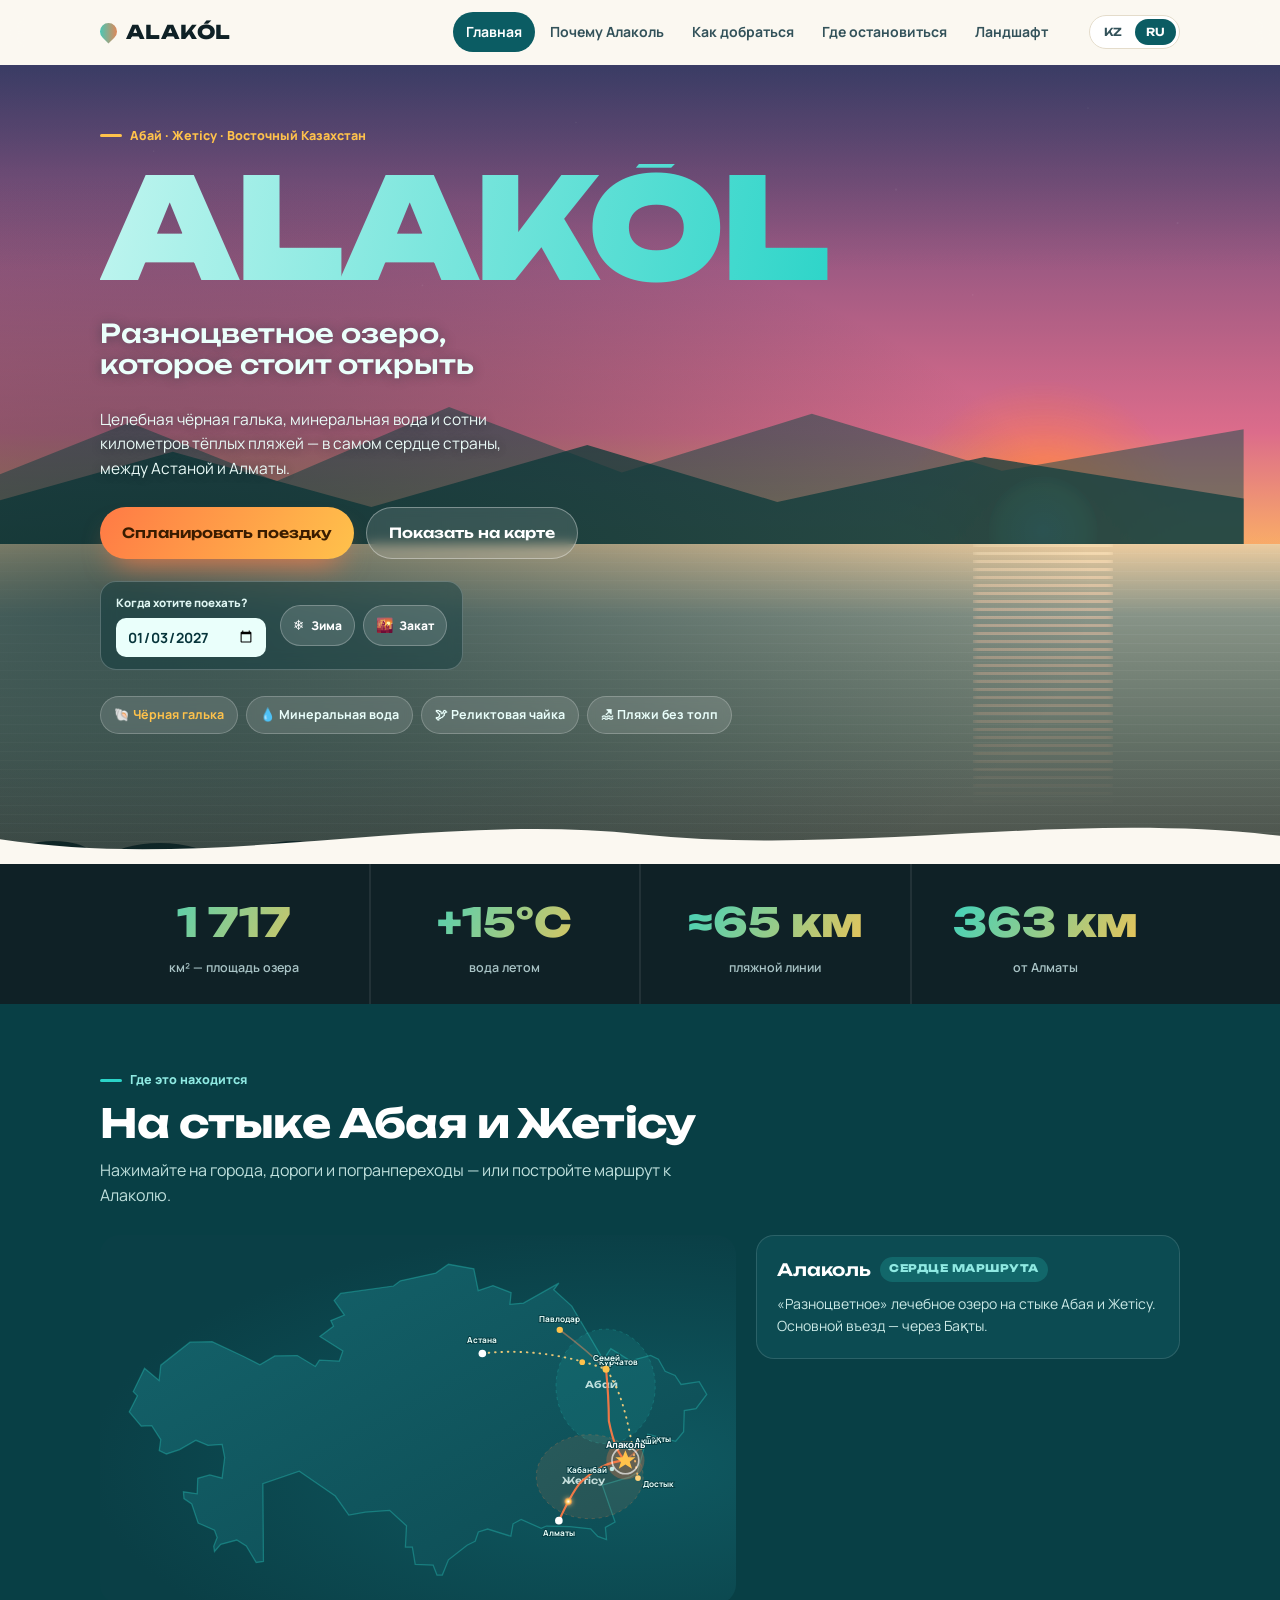
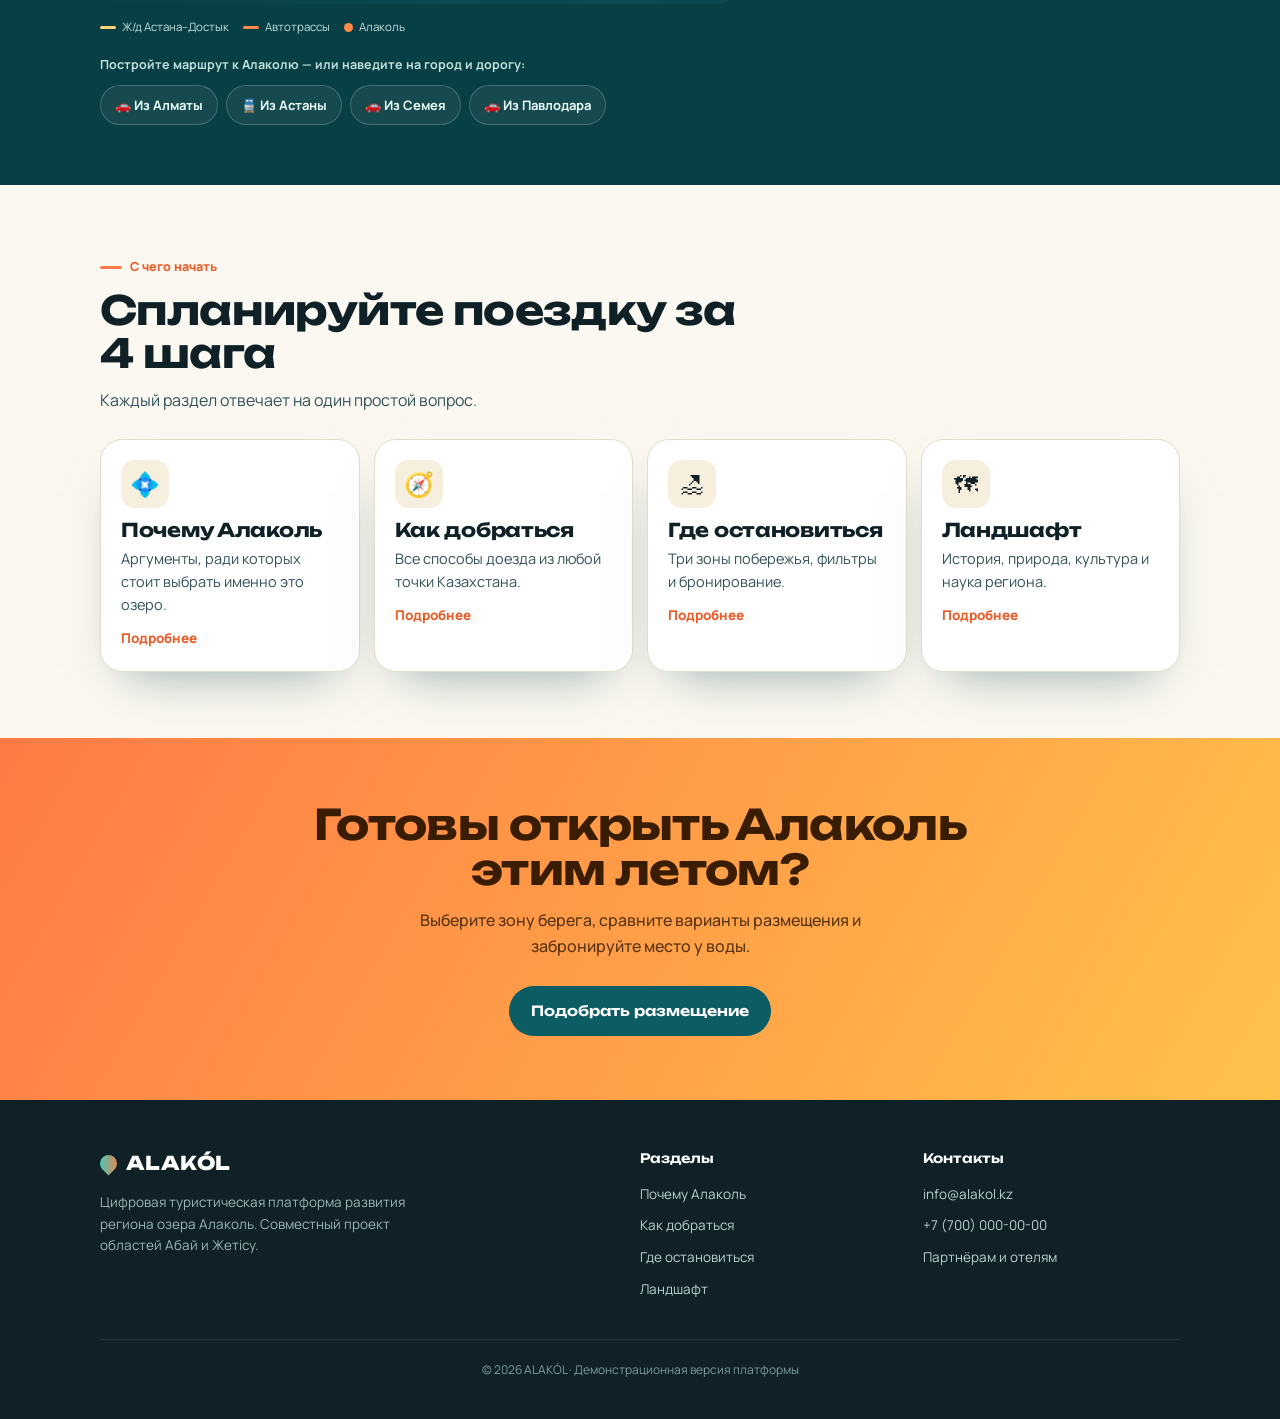
<file: index.html>
<!DOCTYPE html>
<html lang="ru">
<head>
<meta charset="UTF-8">
<meta name="viewport" content="width=device-width, initial-scale=1, viewport-fit=cover">
<title>ALAKÓL — туристическая платформа озера Алаколь</title>
<meta name="description" content="Полноценная платформа по озеру Алаколь: почему стоит поехать, как добраться, где остановиться и что посмотреть. Интерактивная карта Казахстана, KZ/RU.">
<link rel="preconnect" href="https://fonts.googleapis.com">
<link rel="preconnect" href="https://fonts.gstatic.com" crossorigin>
<link href="https://fonts.googleapis.com/css2?family=Manrope:wght@400;500;600;700;800&family=Unbounded:wght@500;600;700;800;900&display=swap&subset=cyrillic,cyrillic-ext,latin" rel="stylesheet">
<link rel="stylesheet" href="assets/css/styles.css">
</head>
<body data-page="home">

<div data-include="header"></div>

<!-- HERO -->
<header class="hero" id="top">
  <div class="hero-scene" aria-hidden="true">
    <div class="sky"></div>
    <div class="stars"></div>
    <div class="sunglow"></div>
    <div class="sun"></div>
    <svg class="mtn" viewBox="0 0 1440 220" preserveAspectRatio="none" style="height:190px">
      <path d="M0 220 L0 130 L150 70 L320 138 L520 52 L720 128 L940 60 L1160 126 L1440 78 L1440 220 Z" fill="#0a4d54" opacity=".55"/>
      <path d="M0 220 L0 160 L200 104 L430 168 L680 96 L900 162 L1140 110 L1440 158 L1440 220 Z" fill="#083f45" opacity=".8"/>
    </svg>
    <div class="water"><div class="sun-reflect"></div><div class="ripples"></div></div>
    <svg class="pebbles" viewBox="0 0 1440 42" preserveAspectRatio="none"><g fill="#0d2226">
      <ellipse cx="60" cy="32" rx="42" ry="13"/><ellipse cx="180" cy="36" rx="55" ry="15"/><ellipse cx="330" cy="31" rx="40" ry="12"/><ellipse cx="470" cy="37" rx="60" ry="14"/><ellipse cx="640" cy="32" rx="48" ry="13"/><ellipse cx="800" cy="36" rx="58" ry="15"/><ellipse cx="960" cy="31" rx="44" ry="12"/><ellipse cx="1120" cy="37" rx="62" ry="14"/><ellipse cx="1300" cy="33" rx="52" ry="13"/><ellipse cx="1420" cy="36" rx="46" ry="14"/>
    </g></svg>
    <div class="ambient"></div>
    <div class="hero-scrim"></div>
    <div class="hero-wave"><svg viewBox="0 0 1440 70" preserveAspectRatio="none" style="width:100%;height:60px"><path d="M0 40 C240 78 480 8 720 34 C960 60 1200 6 1440 36 L1440 70 L0 70 Z" fill="#FBF8F1"/></svg></div>
  </div>
  <div class="hero-in">
    <span class="eyebrow" data-i18n="home_eyebrow">Абай · Жетісу · Восточный Казахстан</span>
    <h1>ALAKÓL</h1>
    <p class="lead" data-i18n="home_lead">Разноцветное озеро, которое стоит открыть</p>
    <p class="desc" data-i18n="home_desc">Целебная чёрная галька, минеральная вода и сотни километров тёплых пляжей — в самом сердце страны, между Астаной и Алматы.</p>
    <div class="hero-cta">
      <a href="route.html" class="btn btn-primary" data-i18n="cta_plan">Спланировать поездку</a>
      <a href="#map" class="btn btn-ghost" data-i18n="cta_map">Показать на карте</a>
    </div>
    <div class="planner">
      <div><label for="travelDate" data-i18n="plan_when">Когда хотите поехать?</label><input type="date" id="travelDate"></div>
      <div class="scene-state">
        <span class="pchip" id="seasonChip"><span class="ico">🌊</span><span id="seasonName">Лето</span></span>
        <span class="pchip" id="lightChip"><span class="ico" id="lightIco">☀️</span><span id="lightName">День</span></span>
      </div>
    </div>
    <div class="chiprow">
      <span class="chip">🐚 <b data-i18n="chip_black">Чёрная галька</b></span>
      <span class="chip">💧 <span data-i18n="chip_mineral">Минеральная вода</span></span>
      <span class="chip">🕊 <span data-i18n="chip_gull">Реликтовая чайка</span></span>
      <span class="chip">🏖 <span data-i18n="chip_beach">Пляжи без толп</span></span>
    </div>
  </div>
</header>

<!-- STATS -->
<section class="stats"><div class="wrap"><div class="stats-in reveal">
  <div class="stat"><div class="num" data-count="2650">2650</div><div class="lb" data-i18n="stat_area">км² — площадь озера</div></div>
  <div class="stat"><div class="num" data-count="23" data-prefix="+" data-suffix="°C">+23°C</div><div class="lb" data-i18n="stat_temp">вода летом</div></div>
  <div class="stat"><div class="num" data-count="100" data-prefix="≈" data-suffix=" км">≈100 км</div><div class="lb" data-i18n="stat_beach">пляжной линии</div></div>
  <div class="stat"><div class="num" data-count="560" data-suffix=" км">560 км</div><div class="lb" data-i18n="stat_dist">от Алматы</div></div>
</div></div></section>

<!-- MAP -->
<section class="mapsec" id="map"><div class="wrap">
  <div class="sec-head reveal"><span class="eyebrow" data-i18n="map_eyebrow">Где это находится</span><h2 data-i18n="map_title">На стыке Абая и Жетісу</h2><p class="sub" style="color:#bfe0dd" data-i18n="map_sub">Нажимайте на города, дороги и погранпереходы — или постройте маршрут к Алаколю.</p></div>
  <div class="mapwrap">
    <div class="map-mount reveal"></div>
    <div class="mapinfo reveal" id="mapInfo"></div>
  </div>
</div></section>

<!-- QUICK LINKS -->
<section class="sec"><div class="wrap">
  <div class="sec-head reveal"><span class="eyebrow" data-i18n="quick_eyebrow">С чего начать</span><h2 data-i18n="quick_title">Спланируйте поездку за 4 шага</h2><p class="sub" data-i18n="quick_sub">Каждый раздел отвечает на один простой вопрос.</p></div>
  <div class="grid g4" style="margin-top:26px">
    <a class="card link reveal" href="why.html"><div class="ic">💠</div><h3 data-i18n="q_why_t">Почему Алаколь</h3><p data-i18n="q_why_d">Аргументы, ради которых стоит выбрать именно это озеро.</p><span class="go" data-i18n="more">Подробнее →</span></a>
    <a class="card link reveal" href="route.html"><div class="ic">🧭</div><h3 data-i18n="q_route_t">Как добраться</h3><p data-i18n="q_route_d">Все способы доезда из любой точки Казахстана.</p><span class="go" data-i18n="more">Подробнее →</span></a>
    <a class="card link reveal" href="stay.html"><div class="ic">🏖</div><h3 data-i18n="q_stay_t">Где остановиться</h3><p data-i18n="q_stay_d">Три зоны побережья, фильтры и бронирование.</p><span class="go" data-i18n="more">Подробнее →</span></a>
    <a class="card link reveal" href="explore.html"><div class="ic">🗺</div><h3 data-i18n="q_explore_t">Ландшафт</h3><p data-i18n="q_explore_d">История, природа, культура и наука региона.</p><span class="go" data-i18n="more">Подробнее →</span></a>
  </div>
</div></section>

<!-- CTA -->
<section class="ctasec"><div class="wrap reveal">
  <h2 data-i18n="home_cta_title">Готовы открыть Алаколь этим летом?</h2>
  <p data-i18n="home_cta_sub">Выберите зону берега, сравните варианты размещения и забронируйте место у воды.</p>
  <a href="stay.html" class="btn btn-dark" data-i18n="home_cta_btn">Подобрать размещение</a>
</div></section>

<div data-include="footer"></div>

<script src="assets/js/i18n.js"></script>
<script src="assets/js/components.js"></script>
<script src="assets/js/main.js"></script>
<script src="assets/js/map.js"></script>
<script src="assets/js/scene.js"></script>
</body>
</html>
</file>
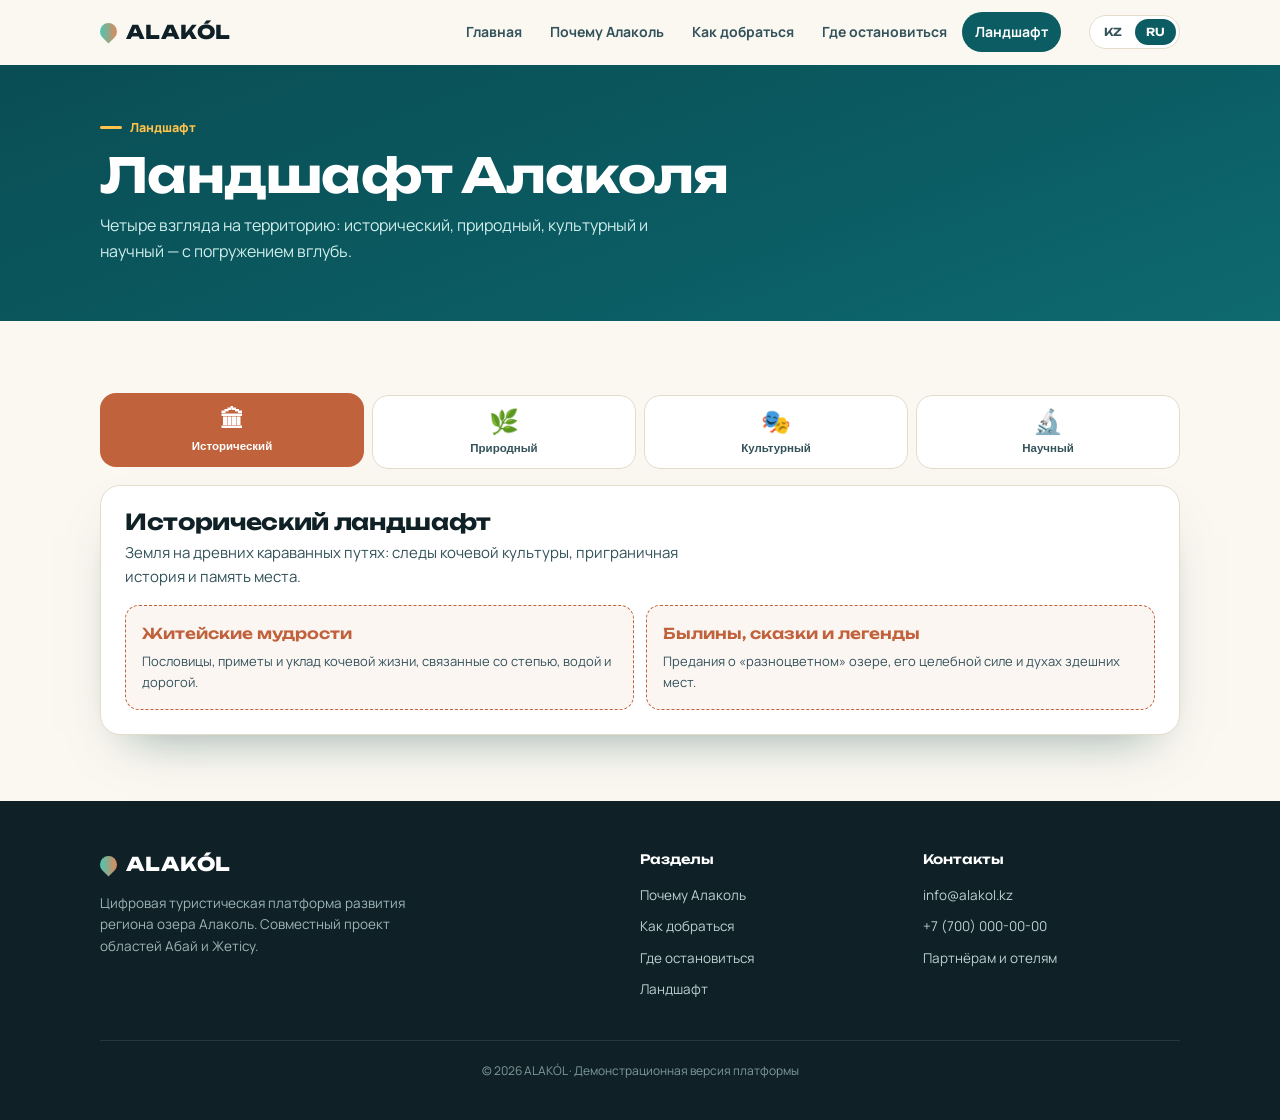
<file: explore.html>
<!DOCTYPE html>
<html lang="ru">
<head>
<meta charset="UTF-8">
<meta name="viewport" content="width=device-width, initial-scale=1, viewport-fit=cover">
<title>Ландшафт Алаколя — ALAKÓL</title>
<meta name="description" content="Четыре взгляда на регион Алаколя: исторический, природный, культурный и научный ландшафт с погружением вглубь.">
<link rel="preconnect" href="https://fonts.googleapis.com"><link rel="preconnect" href="https://fonts.gstatic.com" crossorigin>
<link href="https://fonts.googleapis.com/css2?family=Manrope:wght@400;500;600;700;800&family=Unbounded:wght@500;600;700;800;900&display=swap&subset=cyrillic,cyrillic-ext,latin" rel="stylesheet">
<link rel="stylesheet" href="assets/css/styles.css">
</head>
<body data-page="explore">
<div data-include="header"></div>

<section class="page-hero"><div class="wrap">
  <span class="eyebrow" data-i18n="nav_explore">Ландшафт</span>
  <h1 data-i18n="ex_h1">Ландшафт Алаколя</h1>
  <p data-i18n="ex_intro">Четыре взгляда на территорию: исторический, природный, культурный и научный — с погружением вглубь.</p>
</div></section>

<section class="sec"><div class="wrap">
  <div class="land-tabs" id="landTabs">
    <button class="on" data-k="hist"><span class="em">🏛</span><span data-i18n="ex_hist">Исторический</span></button>
    <button data-k="nat"><span class="em">🌿</span><span data-i18n="ex_nat">Природный</span></button>
    <button data-k="cult"><span class="em">🎭</span><span data-i18n="ex_cult">Культурный</span></button>
    <button data-k="sci"><span class="em">🔬</span><span data-i18n="ex_sci">Научный</span></button>
  </div>
  <div class="land-body reveal" id="landBody"></div>
</div></section>

<div data-include="footer"></div>
<script src="assets/js/i18n.js"></script>
<script src="assets/js/components.js"></script>
<script src="assets/js/main.js"></script>
<script>
(function(){
  var LAND={
    hist:{ru:{t:"Исторический ландшафт",i:"Земля на древних караванных путях: следы кочевой культуры, приграничная история и память места.",s:[["Житейские мудрости","Пословицы, приметы и уклад кочевой жизни, связанные со степью, водой и дорогой."],["Былины, сказки и легенды","Предания о «разноцветном» озере, его целебной силе и духах здешних мест."]]},
          kz:{t:"Тарихи ландшафт",i:"Ежелгі керуен жолдарындағы жер: көшпелі мәдениет ізі, шекара тарихы және жер жады.",s:[["Тұрмыстық даналық","Дала, су және жолмен байланысты мақал-мәтелдер, ырымдар мен көшпелі тұрмыс салты."],["Жырлар, ертегілер мен аңыздар","«Түрлі-түсті» көл, оның шипалы күші мен осы жердің рухтары туралы аңыздар."]]}},
    nat:{ru:{t:"Природный ландшафт",i:"Озёрная система на стыке степи, полупустыни и гор: солёная вода, пляжи и миграции птиц.",s:[["Вода и берега","Минеральная рапа, чёрная целебная галька и десятки оттенков воды вдоль берега."],["Флора и фауна","Реликтовая чайка, водно-болотные угодья и заповедная Алакол-Сасыккольская система."]]},
         kz:{t:"Табиғи ландшафт",i:"Дала, шөлейт және таулар түйісіндегі көлдер жүйесі: тұзды су, жағажай және құс қоныстары.",s:[["Су мен жағалар","Минералды тұзды су, қара шипалы малта және жаға бойындағы судың ондаған реңкі."],["Өсімдіктер мен жануарлар","Реликт шағаласы, суда-батпақты алқаптар және қорық Алакөл-Сасықкөл жүйесі."]]}},
    cult:{ru:{t:"Культурный ландшафт",i:"Живые традиции, кухня и гостеприимство приозёрных сёл — Кабанбай, Акши и других.",s:[["Традиции и ремёсла","Обычаи гостеприимства, музыка и ремёсла, которые формируют характер побережья."],["Кухня и сезоны","Степная и рыбная кухня, сезонные праздники и ритм жизни у воды."]]},
          kz:{t:"Мәдени ландшафт",i:"Көл маңындағы ауылдардың — Қабанбай, Ақши және басқаларының — тірі дәстүрі, асханасы мен қонақжайлылығы.",s:[["Дәстүр мен қолөнер","Қонақжайлылық салты, музыка және жаға сипатын қалыптастыратын қолөнер."],["Асхана мен маусымдар","Дала мен балық асханасы, маусымдық мерекелер және су жағасындағы тұрмыс ырғағы."]]}},
    sci:{ru:{t:"Научный ландшафт",i:"Территория интереса для гидрологии, орнитологии, бальнеологии и климатических исследований.",s:[["Гидрология и бальнеология","Изучение минерального состава воды, рапы и лечебных грязей озера."],["Экология и климат","Мониторинг экосистемы, миграций птиц и микроклимата приозёрной зоны."]]},
         kz:{t:"Ғылыми ландшафт",i:"Гидрология, орнитология, бальнеология және климат зерттеулері үшін қызық аумақ.",s:[["Гидрология мен бальнеология","Судың, тұзды судың және емдік батпақтың минералды құрамын зерттеу."],["Экология мен климат","Экожүйені, құс қоныстарын және көл маңы микроклиматын бақылау."]]}}
  };
  var cur="hist", body=document.getElementById("landBody"), tabs=document.getElementById("landTabs");
  function lang(){return window.I18N.getLang()}
  function render(){
    var d=(LAND[cur][lang()]||LAND[cur].ru);
    body.innerHTML='<h3>'+d.t+'</h3><p>'+d.i+'</p><div class="subcats">'+
      d.s.map(function(x){return '<div class="subcat"><div class="st">'+x[0]+'</div><div class="sd">'+x[1]+'</div></div>'}).join("")+'</div>';
    body.classList.add("in");
  }
  tabs.querySelectorAll("button").forEach(function(b){b.addEventListener("click",function(){
    cur=b.getAttribute("data-k");
    tabs.querySelectorAll("button").forEach(function(x){x.classList.toggle("on",x===b)});
    render();
  })});
  function boot(){render();document.addEventListener("langchange",render)}
  if(document.readyState==="loading")document.addEventListener("DOMContentLoaded",boot);else boot();
})();
</script>
</body>
</html>
</file>
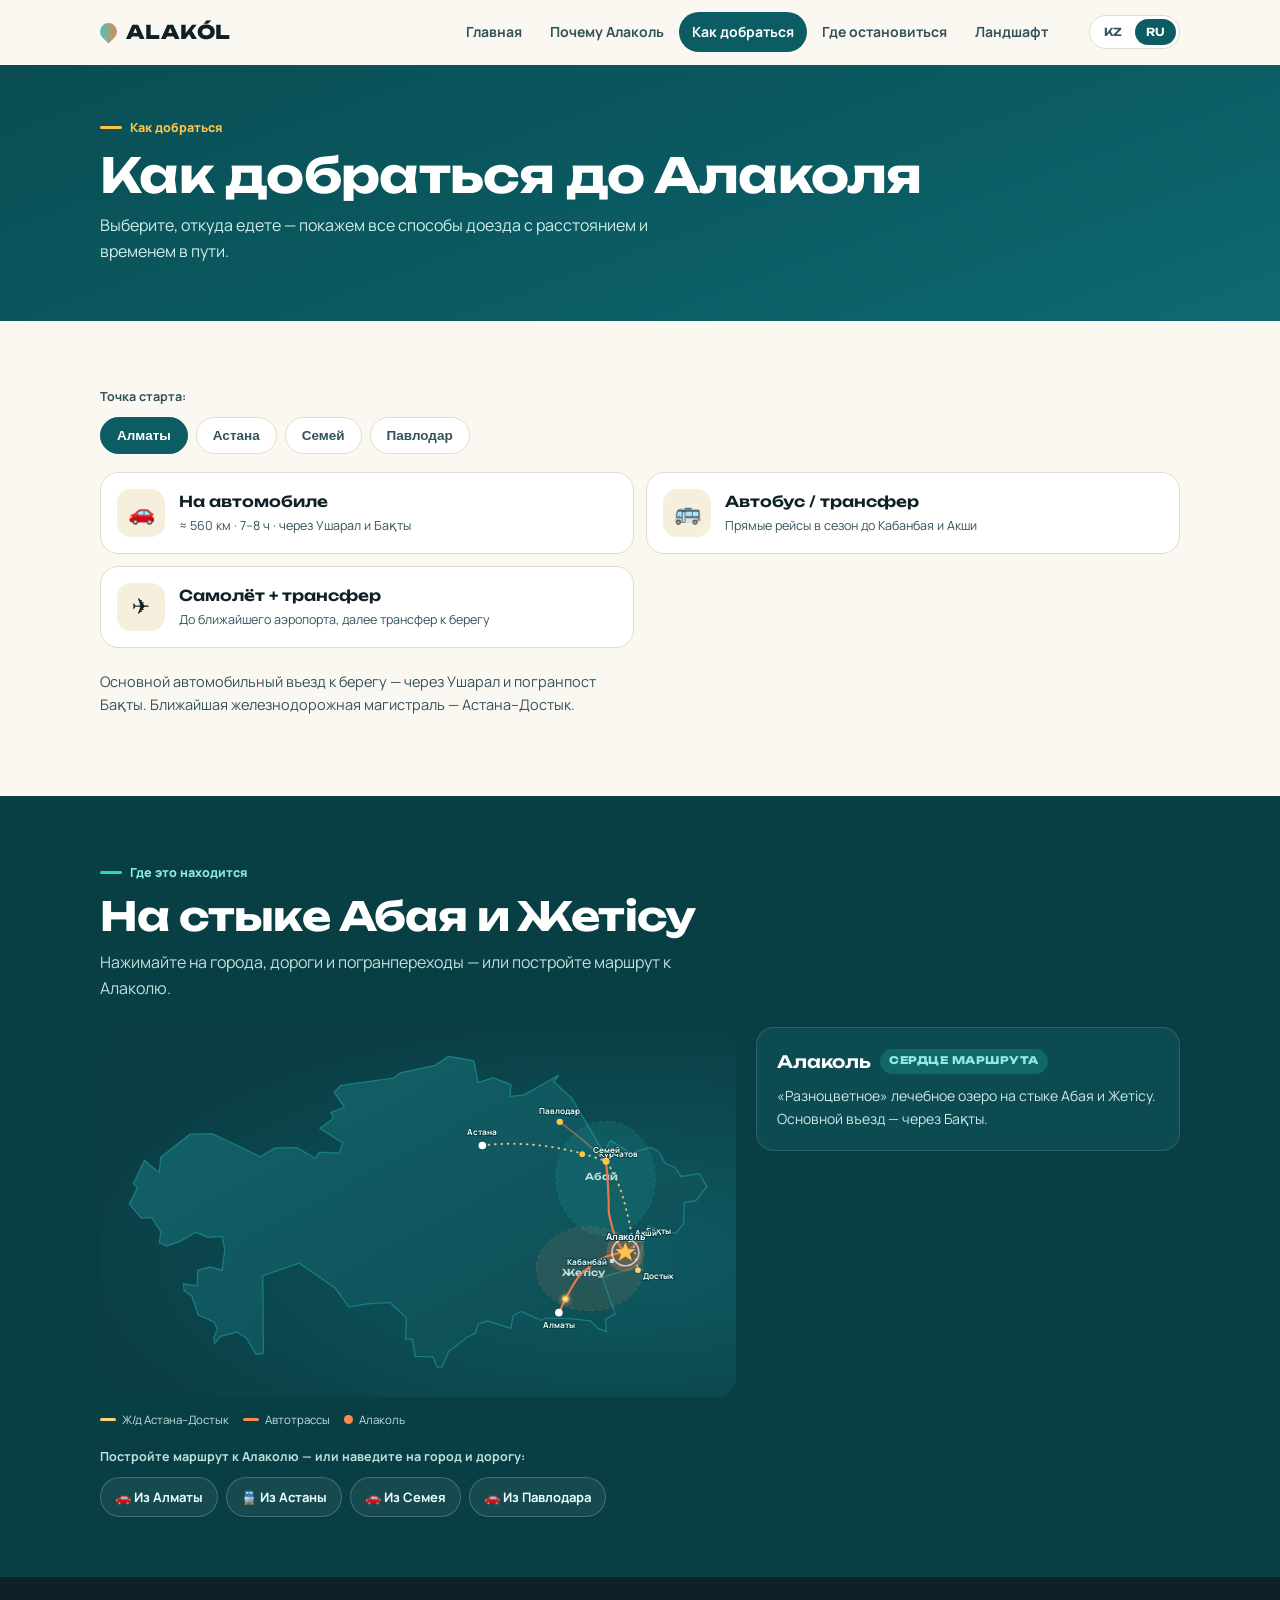
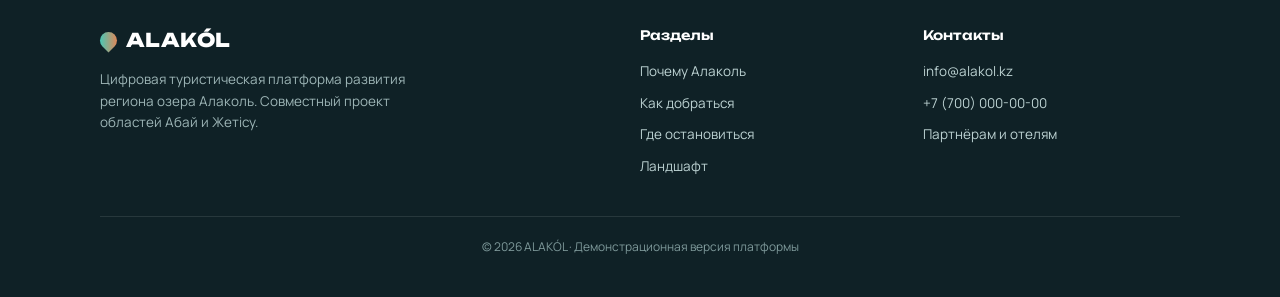
<file: route.html>
<!DOCTYPE html>
<html lang="ru">
<head>
<meta charset="UTF-8">
<meta name="viewport" content="width=device-width, initial-scale=1, viewport-fit=cover">
<title>Как добраться до Алаколя — ALAKÓL</title>
<meta name="description" content="Все способы добраться до озера Алаколь из Алматы, Астаны, Семея и Павлодара: автомобиль, поезд, автобус, самолёт. Интерактивная карта Казахстана.">
<link rel="preconnect" href="https://fonts.googleapis.com"><link rel="preconnect" href="https://fonts.gstatic.com" crossorigin>
<link href="https://fonts.googleapis.com/css2?family=Manrope:wght@400;500;600;700;800&family=Unbounded:wght@500;600;700;800;900&display=swap&subset=cyrillic,cyrillic-ext,latin" rel="stylesheet">
<link rel="stylesheet" href="assets/css/styles.css">
</head>
<body data-page="route">
<div data-include="header"></div>

<section class="page-hero"><div class="wrap">
  <span class="eyebrow" data-i18n="nav_route">Как добраться</span>
  <h1 data-i18n="route_h1">Как добраться до Алаколя</h1>
  <p data-i18n="route_intro">Выберите, откуда едете — покажем все способы доезда с расстоянием и временем в пути.</p>
</div></section>

<section class="sec"><div class="wrap">
  <span class="mc-hint" style="color:var(--ink-2)" data-i18n="route_hint">Точка старта:</span>
  <div class="origin-tabs" id="originTabs"></div>
  <div class="routes" id="routeList"></div>
  <p style="margin-top:22px;color:var(--ink-2);font-size:14.5px;max-width:60ch" data-i18n="route_note">Основной автомобильный въезд к берегу — через Ушарал и погранпост Бақты. Ближайшая железнодорожная магистраль — Астана–Достык.</p>
</div></section>

<!-- MAP -->
<section class="mapsec" id="map"><div class="wrap">
  <div class="sec-head reveal"><span class="eyebrow" data-i18n="map_eyebrow">Где это находится</span><h2 data-i18n="map_title">На стыке Абая и Жетісу</h2><p class="sub" style="color:#bfe0dd" data-i18n="map_sub">Нажимайте на города, дороги и погранпереходы — или постройте маршрут к Алаколю.</p></div>
  <div class="mapwrap">
    <div class="map-mount reveal"></div>
    <div class="mapinfo reveal" id="mapInfo"></div>
  </div>
</div></section>

<div data-include="footer"></div>
<script src="assets/js/i18n.js"></script>
<script src="assets/js/components.js"></script>
<script src="assets/js/main.js"></script>
<script src="assets/js/map.js"></script>
<script>
(function(){
  var ORIGINS=[
    {id:"almaty", nm:{ru:"Алматы",kz:"Алматы"}},
    {id:"astana", nm:{ru:"Астана",kz:"Астана"}},
    {id:"semey",  nm:{ru:"Семей",kz:"Семей"}},
    {id:"pavlodar",nm:{ru:"Павлодар",kz:"Павлодар"}}
  ];
  var ROUTES={
    almaty:[
      {ic:"🚗",t:{ru:"На автомобиле",kz:"Автокөлікпен"},m:{ru:"≈ 560 км · 7–8 ч · через Ушарал и Бақты",kz:"≈ 560 км · 7–8 сағ · Үшарал мен Бақты арқылы"}},
      {ic:"🚌",t:{ru:"Автобус / трансфер",kz:"Автобус / трансфер"},m:{ru:"Прямые рейсы в сезон до Кабанбая и Акши",kz:"Маусымда Қабанбай мен Ақшиға тікелей рейстер"}},
      {ic:"✈️",t:{ru:"Самолёт + трансфер",kz:"Ұшақ + трансфер"},m:{ru:"До ближайшего аэропорта, далее трансфер к берегу",kz:"Жақын әуежайға дейін, одан жағаға трансфер"}}
    ],
    astana:[
      {ic:"🚆",t:{ru:"Поезд",kz:"Пойыз"},m:{ru:"Магистраль Астана–Достык до станции у озера",kz:"Астана–Достық магистралі көлге жақын станцияға дейін"}},
      {ic:"🚗",t:{ru:"На автомобиле",kz:"Автокөлікпен"},m:{ru:"Через Павлодар и Семей на северо-восток",kz:"Павлодар мен Семей арқылы солтүстік-шығысқа"}},
      {ic:"✈️",t:{ru:"Самолёт",kz:"Ұшақ"},m:{ru:"Через южные хабы и наземный трансфер",kz:"Оңтүстік хабтар және жер трансфері арқылы"}}
    ],
    semey:[
      {ic:"🚗",t:{ru:"На автомобиле",kz:"Автокөлікпен"},m:{ru:"≈ 500 км · через Аягоз и Ушарал",kz:"≈ 500 км · Аягөз бен Үшарал арқылы"}},
      {ic:"🚆",t:{ru:"Поезд",kz:"Пойыз"},m:{ru:"По ветке в сторону Достык до озера",kz:"Достық бағытындағы тармақпен көлге дейін"}}
    ],
    pavlodar:[
      {ic:"🚗",t:{ru:"На автомобиле",kz:"Автокөлікпен"},m:{ru:"Павлодар → Семей → Алаколь, единый северный путь",kz:"Павлодар → Семей → Алакөл, біртұтас солтүстік жол"}},
      {ic:"🚆",t:{ru:"Поезд",kz:"Пойыз"},m:{ru:"С пересадкой на магистраль Астана–Достык",kz:"Астана–Достық магистраліне ауысып"}}
    ]
  };
  var cur="almaty";
  var tabsEl=document.getElementById("originTabs"), listEl=document.getElementById("routeList");
  function lang(){return window.I18N.getLang()}
  function renderTabs(){
    tabsEl.innerHTML=ORIGINS.map(function(o){return '<button data-o="'+o.id+'" class="'+(o.id===cur?"on":"")+'">'+(o.nm[lang()]||o.nm.ru)+'</button>'}).join("");
    tabsEl.querySelectorAll("button").forEach(function(b){b.addEventListener("click",function(){cur=b.getAttribute("data-o");renderTabs();renderList()})});
  }
  function renderList(){
    var L=lang();
    listEl.innerHTML=(ROUTES[cur]||[]).map(function(r){
      return '<div class="route reveal"><div class="rc">'+r.ic+'</div><div><div class="rt">'+(r.t[L]||r.t.ru)+'</div><div class="meta">'+(r.m[L]||r.m.ru)+'</div></div></div>';
    }).join("");
    listEl.querySelectorAll(".reveal").forEach(function(el){el.classList.add("in")});
  }
  function boot(){renderTabs();renderList();document.addEventListener("langchange",function(){renderTabs();renderList()})}
  if(document.readyState==="loading")document.addEventListener("DOMContentLoaded",boot);else boot();
})();
</script>
</body>
</html>
</file>
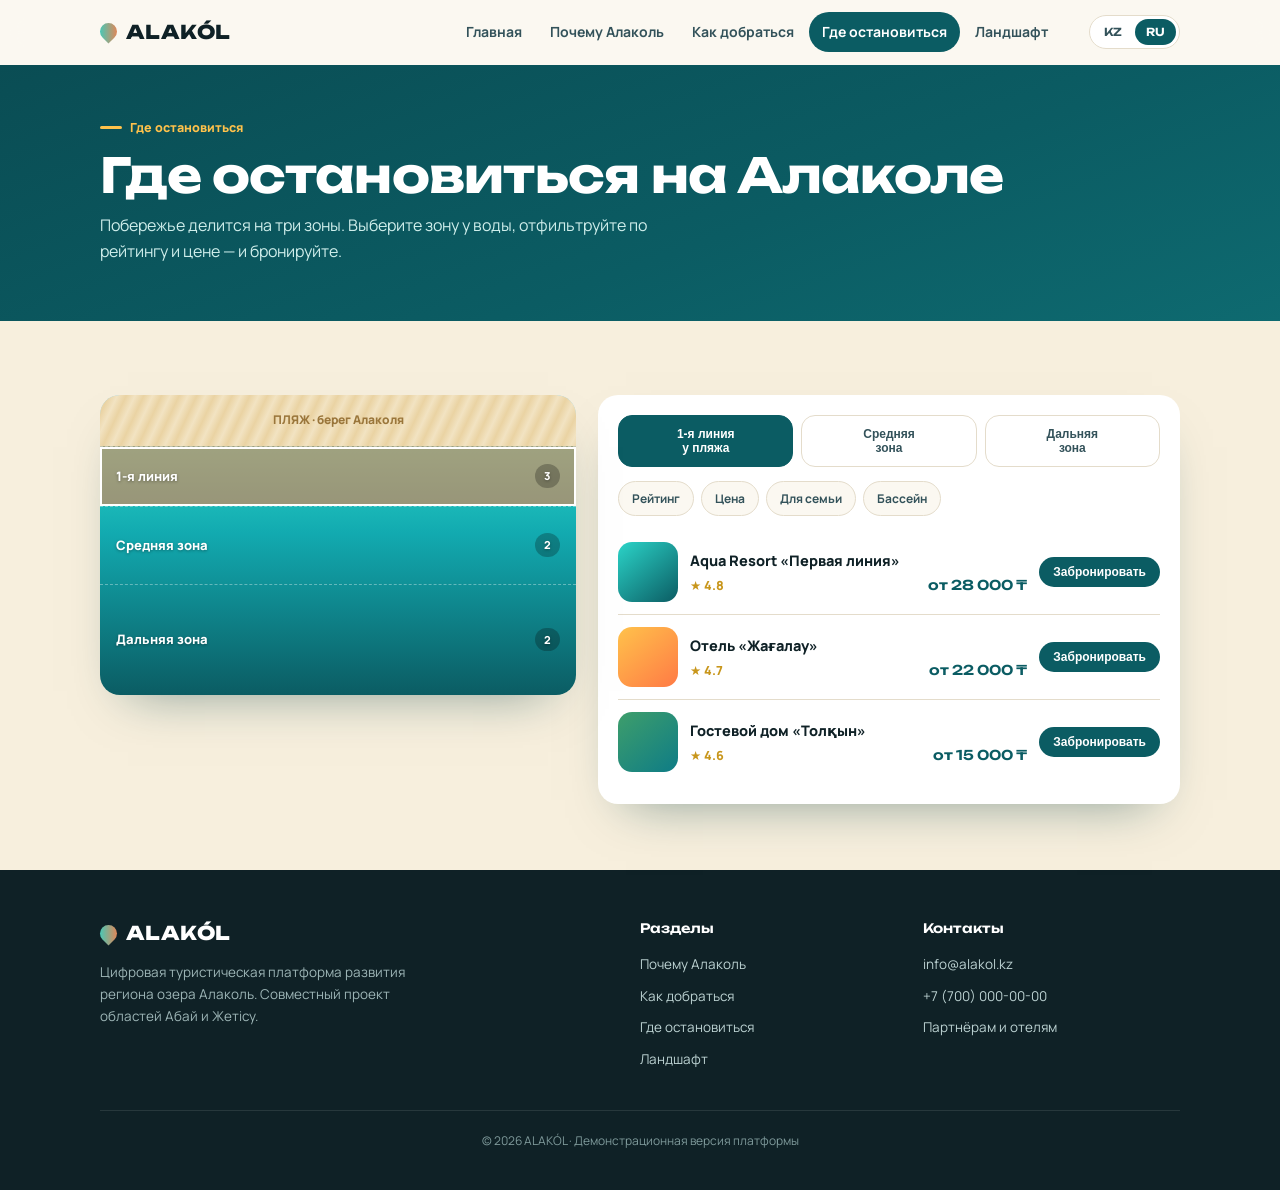
<file: stay.html>
<!DOCTYPE html>
<html lang="ru">
<head>
<meta charset="UTF-8">
<meta name="viewport" content="width=device-width, initial-scale=1, viewport-fit=cover">
<title>Где остановиться на Алаколе — ALAKÓL</title>
<meta name="description" content="Размещение на озере Алаколь: три зоны побережья, фильтры по рейтингу и цене, онлайн-бронирование отелей и гостевых домов.">
<link rel="preconnect" href="https://fonts.googleapis.com"><link rel="preconnect" href="https://fonts.gstatic.com" crossorigin>
<link href="https://fonts.googleapis.com/css2?family=Manrope:wght@400;500;600;700;800&family=Unbounded:wght@500;600;700;800;900&display=swap&subset=cyrillic,cyrillic-ext,latin" rel="stylesheet">
<link rel="stylesheet" href="assets/css/styles.css">
</head>
<body data-page="stay">
<div data-include="header"></div>

<section class="page-hero"><div class="wrap">
  <span class="eyebrow" data-i18n="nav_stay">Где остановиться</span>
  <h1 data-i18n="stay_h1">Где остановиться на Алаколе</h1>
  <p data-i18n="stay_intro">Побережье делится на три зоны. Выберите зону у воды, отфильтруйте по рейтингу и цене — и бронируйте.</p>
</div></section>

<section class="sec staysec"><div class="wrap">
  <div class="stay-grid">
    <div class="beach reveal">
      <div class="sandbar" data-i18n="beach_label">ПЛЯЖ · берег Алаколя</div>
      <div class="strip z1 on" data-z="1"><span data-i18n="zone1">1-я линия</span><span class="cnt">3</span></div>
      <div class="strip z2" data-z="2"><span data-i18n="zone2">Средняя зона</span><span class="cnt">2</span></div>
      <div class="strip z3" data-z="3"><span data-i18n="zone3">Дальняя зона</span><span class="cnt">2</span></div>
    </div>
    <div class="stay-panel reveal">
      <div class="zone-tabs">
        <button class="on" data-z="1" data-i18n="zt1">1-я линия<br>у пляжа</button>
        <button data-z="2" data-i18n="zt2">Средняя<br>зона</button>
        <button data-z="3" data-i18n="zt3">Дальняя<br>зона</button>
      </div>
      <div class="filters">
        <span class="f" data-i18n="f_rating">Рейтинг</span>
        <span class="f" data-i18n="f_price">Цена</span>
        <span class="f" data-i18n="f_family">Для семьи</span>
        <span class="f" data-i18n="f_pool">Бассейн</span>
      </div>
      <div id="hotelList"></div>
    </div>
  </div>
</div></section>

<!-- BOOKING MODAL -->
<div class="overlay" id="overlay">
  <div class="modal">
    <div class="grab"></div>
    <div id="modalForm">
      <h3 id="mHotel">—</h3>
      <div class="mh-price" id="mPrice"></div>
      <div class="field"><label data-i18n="m_dates">Даты заезда и выезда</label>
        <div class="field row" style="margin-top:0"><div><input type="date" id="mIn"></div><div><input type="date" id="mOut"></div></div>
      </div>
      <div class="field"><label data-i18n="m_guests">Гости</label>
        <select id="mGuests">
          <option data-i18n="m_g1">1 гость</option>
          <option data-i18n="m_g2" selected>2 гостя</option>
          <option data-i18n="m_g3">3 гостя</option>
          <option data-i18n="m_g4">4 гостя и больше</option>
        </select>
      </div>
      <button class="btn btn-primary" id="mConfirm" data-i18n="m_confirm">Забронировать</button>
    </div>
    <div id="modalDone" class="booked" style="display:none">
      <div class="ok">✓</div>
      <h3 data-i18n="m_ok_t">Бронь подтверждена</h3>
      <p id="mOkText"></p>
      <button class="btn btn-dark" id="mClose" style="margin-top:18px" data-i18n="m_close">Готово</button>
    </div>
  </div>
</div>

<div data-include="footer"></div>
<script src="assets/js/i18n.js"></script>
<script src="assets/js/components.js"></script>
<script src="assets/js/main.js"></script>
<script src="assets/js/stay.js"></script>
</body>
</html>
</file>
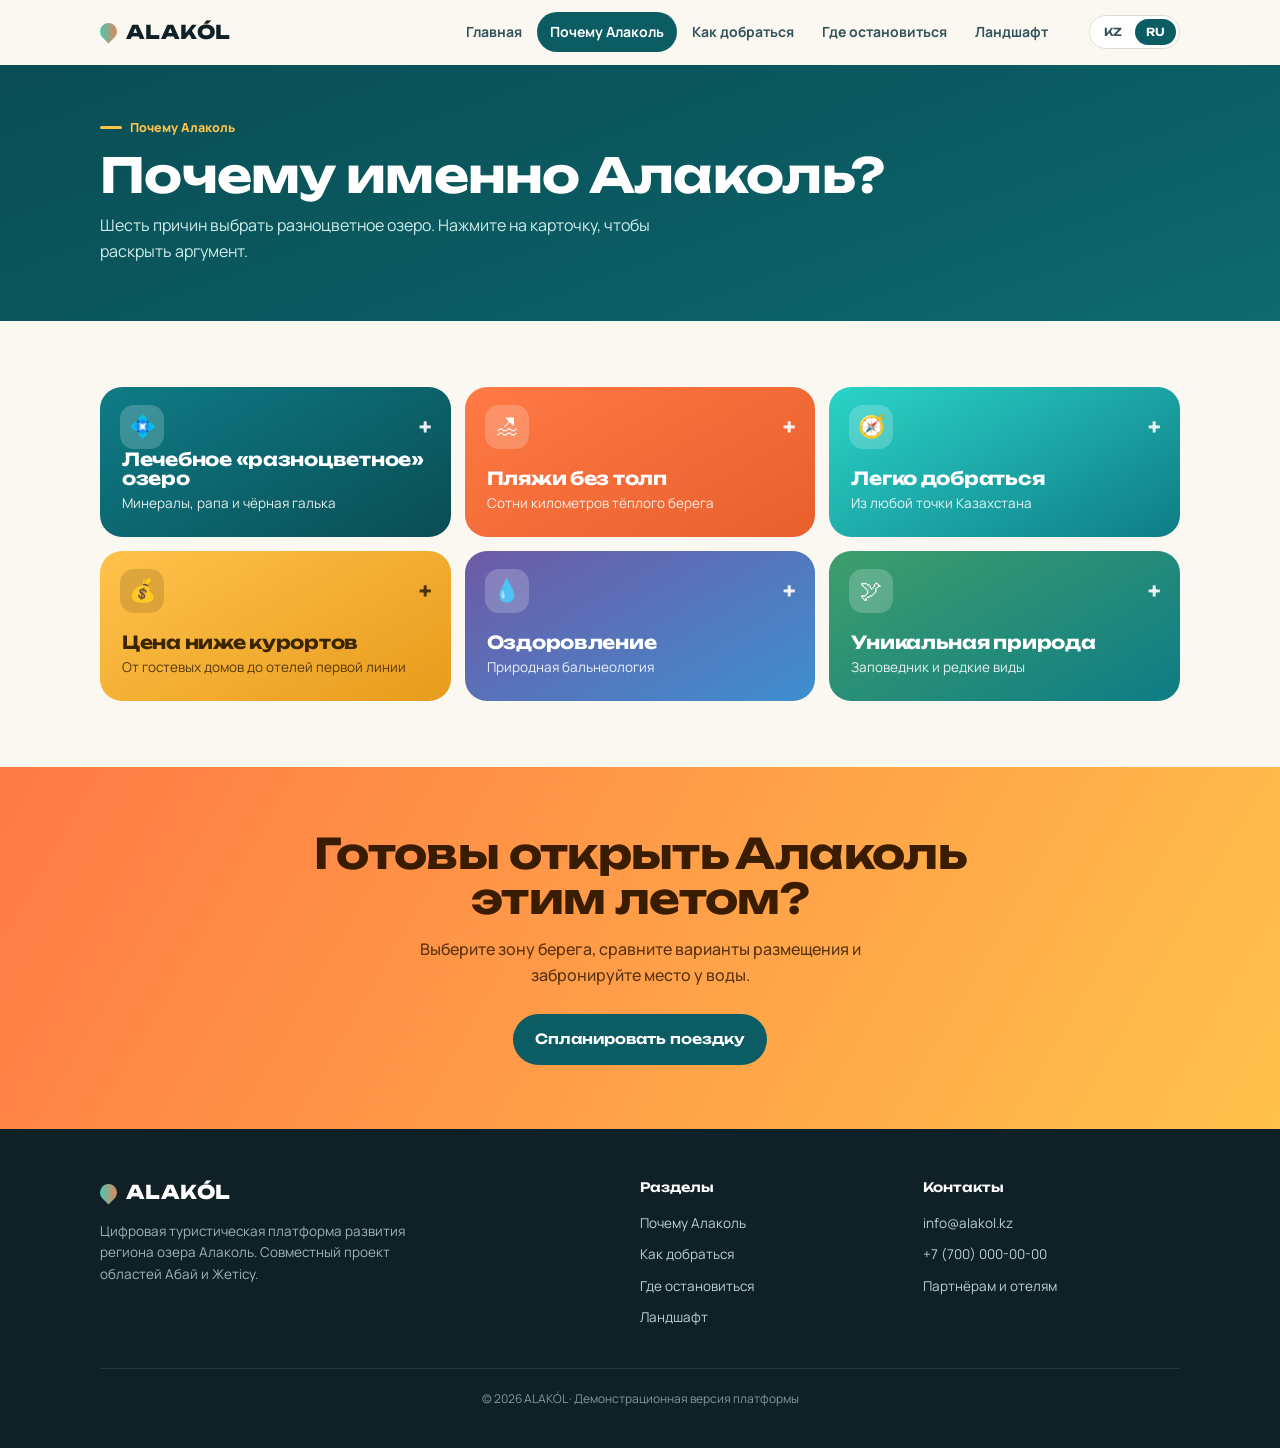
<file: why.html>
<!DOCTYPE html>
<html lang="ru">
<head>
<meta charset="UTF-8">
<meta name="viewport" content="width=device-width, initial-scale=1, viewport-fit=cover">
<title>Почему Алаколь — ALAKÓL</title>
<meta name="description" content="Шесть причин выбрать озеро Алаколь: лечебная вода, пляжи, доступность, цены, оздоровление и уникальная природа.">
<link rel="preconnect" href="https://fonts.googleapis.com"><link rel="preconnect" href="https://fonts.gstatic.com" crossorigin>
<link href="https://fonts.googleapis.com/css2?family=Manrope:wght@400;500;600;700;800&family=Unbounded:wght@500;600;700;800;900&display=swap&subset=cyrillic,cyrillic-ext,latin" rel="stylesheet">
<link rel="stylesheet" href="assets/css/styles.css">
</head>
<body data-page="why">
<div data-include="header"></div>

<section class="page-hero"><div class="wrap">
  <span class="eyebrow" data-i18n="nav_why">Почему Алаколь</span>
  <h1 data-i18n="why_h1">Почему именно Алаколь?</h1>
  <p data-i18n="why_intro">Шесть причин выбрать разноцветное озеро. Нажмите на карточку, чтобы раскрыть аргумент.</p>
</div></section>

<section class="sec"><div class="wrap">
  <div class="grid g3" id="whyGrid">
    <article class="why w1 reveal"><div class="ic">💠</div><span class="plus">+</span><h3 data-i18n="why1_t">Лечебное «разноцветное» озеро</h3><div class="short" data-i18n="why1_s">Минералы, рапа и чёрная галька</div><div class="more" data-i18n="why1_m">Вода Алаколя богата минералами…</div></article>
    <article class="why w2 reveal"><div class="ic">🏖</div><span class="plus">+</span><h3 data-i18n="why2_t">Пляжи без толп</h3><div class="short" data-i18n="why2_s">Сотни километров тёплого берега</div><div class="more" data-i18n="why2_m">Песчаные и галечные пляжи…</div></article>
    <article class="why w3 reveal"><div class="ic">🧭</div><span class="plus">+</span><h3 data-i18n="why3_t">Легко добраться</h3><div class="short" data-i18n="why3_s">Из любой точки Казахстана</div><div class="more" data-i18n="why3_m">Прямые трассы…</div></article>
    <article class="why w4 reveal"><div class="ic">💰</div><span class="plus">+</span><h3 data-i18n="why4_t">Цена ниже курортов</h3><div class="short" data-i18n="why4_s">От гостевых домов до отелей первой линии</div><div class="more" data-i18n="why4_m">Прозрачные цены…</div></article>
    <article class="why w5 reveal"><div class="ic">💧</div><span class="plus">+</span><h3 data-i18n="why5_t">Оздоровление</h3><div class="short" data-i18n="why5_s">Природная бальнеология</div><div class="more" data-i18n="why5_m">Минеральная рапа…</div></article>
    <article class="why w6 reveal"><div class="ic">🕊</div><span class="plus">+</span><h3 data-i18n="why6_t">Уникальная природа</h3><div class="short" data-i18n="why6_s">Заповедник и редкие виды</div><div class="more" data-i18n="why6_m">Алакол-Сасыккольская система озёр…</div></article>
  </div>
</div></section>

<section class="ctasec"><div class="wrap reveal">
  <h2 data-i18n="home_cta_title">Готовы открыть Алаколь этим летом?</h2>
  <p data-i18n="home_cta_sub">Выберите зону берега, сравните варианты размещения и забронируйте место у воды.</p>
  <a href="route.html" class="btn btn-dark" data-i18n="cta_plan">Спланировать поездку</a>
</div></section>

<div data-include="footer"></div>
<script src="assets/js/i18n.js"></script>
<script src="assets/js/components.js"></script>
<script src="assets/js/main.js"></script>
<script>
(function(){
  function bind(){document.querySelectorAll("#whyGrid .why").forEach(function(c){c.addEventListener("click",function(){c.classList.toggle("open")})})}
  if(document.readyState==="loading")document.addEventListener("DOMContentLoaded",bind);else bind();
})();
</script>
</body>
</html>
</file>
<file: assets/css/styles.css>
/* ================= ALAKÓL platform — shared styles ================= */
:root{
  --lake:#0B5C63; --lake-d:#083f45; --lake-2:#0E7C86;
  --aqua:#2BD4C8; --aqua-soft:#8FE9E2;
  --sand:#F7EFDD; --sand-2:#EAD3A3;
  --coral:#FF7A45; --coral-d:#E85F2C; --gold:#FFC24B;
  --ink:#0F2126; --ink-2:#33525A;
  --paper:#FBF8F1; --line:#E4DCCB;
  --violet:#6E5AA6; --leaf:#3E9E6B; --clay:#C0623B; --sky:#3E8FD0;
  --r:22px; --shadow:0 24px 50px -28px rgba(8,63,69,.5);
}
*{box-sizing:border-box}
html{-webkit-text-size-adjust:100%;scroll-behavior:smooth}
@media (prefers-reduced-motion:reduce){html{scroll-behavior:auto}*{animation:none!important;transition:none!important}}
body{margin:0;font-family:"Manrope",system-ui,-apple-system,sans-serif;color:var(--ink);background:var(--paper);line-height:1.6;-webkit-font-smoothing:antialiased;overflow-x:hidden}
h1,h2,h3,.disp{font-family:"Unbounded",sans-serif;letter-spacing:-.015em;line-height:1.08;font-weight:700;margin:0}
a{color:inherit;text-decoration:none}
img,svg{max-width:100%;display:block}
.wrap{max-width:1120px;margin:0 auto;padding:0 20px}
.eyebrow{display:inline-flex;align-items:center;gap:8px;font-size:12.5px;font-weight:800;color:var(--coral-d);margin-bottom:12px}
.eyebrow::before{content:"";width:22px;height:3px;border-radius:3px;background:var(--coral)}
.btn{display:inline-flex;align-items:center;justify-content:center;gap:9px;font-family:"Unbounded";font-weight:600;font-size:14px;padding:14px 22px;border-radius:100px;border:0;cursor:pointer;transition:transform .15s ease,box-shadow .25s ease}
.btn:active{transform:translateY(1px) scale(.99)}
.btn-primary{background:linear-gradient(120deg,var(--coral),var(--gold));color:#3a1c00;box-shadow:0 16px 30px -14px var(--coral)}
.btn-primary:hover{transform:translateY(-2px);box-shadow:0 22px 38px -14px var(--coral)}
.btn-ghost{background:rgba(255,255,255,.12);color:#fff;border:1px solid rgba(255,255,255,.35);backdrop-filter:blur(6px)}
.btn-dark{background:var(--lake);color:#fff}
.btn-dark:hover{background:var(--lake-2)}
.btn-lake{background:var(--lake);color:#fff}
section{position:relative}
.reveal{opacity:0;transform:translateY(20px);transition:opacity .6s ease,transform .6s ease}
.reveal.in{opacity:1;transform:none}

/* ================= HEADER ================= */
.site-header{position:sticky;top:0;z-index:80;background:rgba(251,248,241,.85);backdrop-filter:blur(14px);border-bottom:1px solid transparent;transition:border-color .3s}
.site-header.scrolled{border-color:var(--line)}
.hdr{display:flex;align-items:center;gap:14px;height:64px}
.brand{display:flex;align-items:center;gap:9px;font-family:"Unbounded";font-weight:800;font-size:19px;letter-spacing:.02em}
.brand .drop{width:17px;height:17px;border-radius:50% 50% 50% 0;transform:rotate(-45deg);background:linear-gradient(135deg,var(--aqua),var(--coral))}
.nav{display:none;gap:2px;margin-left:auto}
.nav a{font-size:14px;font-weight:700;color:var(--ink-2);padding:9px 13px;border-radius:100px;transition:.2s}
.nav a:hover{background:#fff;color:var(--ink)}
.nav a.active{background:var(--lake);color:#fff}
.hdr-right{margin-left:auto;display:flex;align-items:center;gap:10px}
.nav+.hdr-right{margin-left:14px}
.lang{display:flex;gap:2px;background:#fff;border:1px solid var(--line);border-radius:100px;padding:3px}
.lang button{border:0;background:transparent;font-family:"Unbounded";font-weight:600;font-size:11px;color:var(--ink-2);padding:6px 11px;border-radius:100px;cursor:pointer}
.lang button.on{background:var(--lake);color:#fff}
.burger{display:inline-flex;flex-direction:column;gap:4px;background:#fff;border:1px solid var(--line);border-radius:12px;padding:11px 10px;cursor:pointer}
.burger span{width:18px;height:2px;background:var(--ink);border-radius:2px;transition:.25s}
.burger.open span:nth-child(1){transform:translateY(6px) rotate(45deg)}
.burger.open span:nth-child(2){opacity:0}
.burger.open span:nth-child(3){transform:translateY(-6px) rotate(-45deg)}
.mobile-nav{display:none;flex-direction:column;gap:4px;padding:8px 20px 18px;border-bottom:1px solid var(--line);background:rgba(251,248,241,.97)}
.mobile-nav.open{display:flex}
.mobile-nav a{font-weight:700;color:var(--ink-2);padding:12px 12px;border-radius:12px}
.mobile-nav a:hover,.mobile-nav a.active{background:#fff;color:var(--ink)}
@media(min-width:900px){.nav{display:flex}.burger{display:none}.mobile-nav{display:none!important}}

/* ================= HERO + LIVE SCENE (home) ================= */
.hero{position:relative;overflow:hidden;color:#fff;padding:calc(env(safe-area-inset-top) + 20px) 0 0;
  --sky1:#5aa8e6;--sky2:#a9d9f0;--sky3:#e9f5ef;
  --sun:#fffbe6;--sunglow:#fff0b0;--sunx:64%;--suny:15%;--sunop:1;--sunsize:min(44vw,340px);
  --wref:#cfeef0;--wfar:#22ccc4;--wmid:#0fa6ab;--wnear:#0a5f68;
  --amb:#fff;--ambop:0;--starop:0;--reflop:1;
  background:linear-gradient(180deg,var(--sky1),var(--sky2) 55%,var(--sky3));transition:background 1.2s ease}
.hero-scene{position:absolute;inset:0;z-index:0}
.sky{position:absolute;inset:0;background:linear-gradient(180deg,var(--sky1) 0%,var(--sky2) 46%,var(--sky3) 62%);transition:background 1.2s ease}
.stars{position:absolute;left:0;right:0;top:0;bottom:40%;opacity:var(--starop);transition:opacity 1.2s ease;pointer-events:none;
  background-image:radial-gradient(1.4px 1.4px at 20% 30%,#fff,transparent),radial-gradient(1.2px 1.2px at 45% 12%,#fff,transparent),radial-gradient(1.6px 1.6px at 70% 26%,#fff,transparent),radial-gradient(1.2px 1.2px at 85% 9%,#fff,transparent),radial-gradient(1.3px 1.3px at 33% 46%,#fff,transparent),radial-gradient(1.1px 1.1px at 58% 40%,#fff,transparent),radial-gradient(1.5px 1.5px at 92% 33%,#fff,transparent),radial-gradient(1.2px 1.2px at 12% 18%,#fff,transparent),radial-gradient(1.1px 1.1px at 76% 48%,#fff,transparent);background-repeat:no-repeat}
.sunglow{position:absolute;left:var(--sunx);top:var(--suny);width:var(--sunsize);height:var(--sunsize);transform:translate(-50%,-50%);border-radius:50%;background:radial-gradient(circle,var(--sunglow) 0%,transparent 62%);opacity:calc(var(--sunop)*.85);filter:blur(4px);transition:left 1.2s,top 1.2s,opacity 1.2s,background 1.2s;pointer-events:none}
.sun{position:absolute;left:var(--sunx);top:var(--suny);width:calc(var(--sunsize)*.32);height:calc(var(--sunsize)*.32);transform:translate(-50%,-50%);border-radius:50%;background:radial-gradient(circle,#fff 0%,var(--sun) 55%,transparent 74%);opacity:var(--sunop);box-shadow:0 0 60px 12px var(--sunglow);transition:left 1.2s,top 1.2s,opacity 1.2s,background 1.2s,box-shadow 1.2s;animation:sunbob 9s ease-in-out infinite}
@keyframes sunbob{0%,100%{margin-top:0}50%{margin-top:-10px}}
.mtn{position:absolute;bottom:39%;left:0;right:0;z-index:1}
.water{position:absolute;left:0;right:0;bottom:0;height:40%;z-index:1;overflow:hidden;background:linear-gradient(180deg,var(--wref) 0%,var(--wfar) 22%,var(--wmid) 56%,var(--wnear) 100%);transition:background 1.2s ease}
.sun-reflect{position:absolute;left:var(--sunx);top:0;bottom:0;width:min(24vw,140px);transform:translateX(-50%);background:linear-gradient(180deg,var(--sunglow),transparent 82%);opacity:calc(var(--reflop)*.7);mix-blend-mode:screen;filter:blur(3px);transition:left 1.2s,opacity 1.2s,background 1.2s;-webkit-mask-image:repeating-linear-gradient(180deg,#000 0 3px,transparent 3px 8px);mask-image:repeating-linear-gradient(180deg,#000 0 3px,transparent 3px 8px);animation:shimmerW 4s ease-in-out infinite}
@keyframes shimmerW{0%,100%{transform:translateX(-50%) scaleX(1)}50%{transform:translateX(-50%) scaleX(1.3)}}
.ripples{position:absolute;inset:0;background-image:repeating-linear-gradient(180deg,rgba(255,255,255,.09) 0 1px,transparent 1px 9px);opacity:.55;animation:ripdrift 7s linear infinite}
@keyframes ripdrift{to{background-position:0 -18px}}
.pebbles{position:absolute;left:0;right:0;bottom:0;height:42px;z-index:2}
.ambient{position:absolute;inset:0;z-index:3;background:var(--amb);opacity:var(--ambop);mix-blend-mode:soft-light;transition:opacity 1.2s,background 1.2s;pointer-events:none}
.hero-scrim{position:absolute;inset:0;z-index:4;pointer-events:none;background:radial-gradient(130% 90% at 10% 66%,rgba(4,40,45,.6),transparent 58%),linear-gradient(180deg,rgba(4,40,45,.28),transparent 26%,transparent 58%,rgba(4,40,45,.18))}
.hero-wave{position:absolute;bottom:-1px;left:0;right:0;z-index:5;line-height:0}
.hero-in{position:relative;z-index:2;max-width:1120px;margin:0 auto;padding:34px 20px 130px}
.hero .eyebrow{color:var(--gold)}.hero .eyebrow::before{background:var(--gold)}
.hero h1{font-size:clamp(58px,18vw,140px);font-weight:900;line-height:.92;letter-spacing:-.03em;background:linear-gradient(100deg,#bff5ef 0%,#2BD4C8 32%,#FFC24B 62%,#FF7A45 100%);-webkit-background-clip:text;background-clip:text;color:transparent;margin:6px 0;background-size:220% auto;animation:shimmer 7s linear infinite}
@keyframes shimmer{to{background-position:220% center}}
.hero .lead{font-family:"Unbounded";font-weight:500;font-size:clamp(18px,4.6vw,26px);color:#eafffb;max-width:18ch;line-height:1.2;text-shadow:0 1px 12px rgba(4,40,45,.4)}
.hero p.desc{font-size:15.5px;color:#eafaf7;max-width:46ch;margin:16px 0 26px;text-shadow:0 1px 10px rgba(4,40,45,.45)}
.hero-cta{display:flex;flex-wrap:wrap;gap:12px}
.planner{position:relative;z-index:2;margin-top:22px;display:inline-flex;flex-wrap:wrap;align-items:center;gap:14px;background:rgba(6,50,55,.42);border:1px solid rgba(255,255,255,.22);backdrop-filter:blur(8px);padding:12px 15px;border-radius:16px}
.planner label{font-size:11.5px;font-weight:800;color:#dff6f3;display:block;margin-bottom:5px}
.planner input[type=date]{font-family:"Manrope";font-weight:700;font-size:14px;color:#06343a;background:#eafffb;border:0;border-radius:10px;padding:9px 11px}
.scene-state{display:flex;gap:8px;flex-wrap:wrap}
.pchip{font-size:12px;font-weight:800;padding:8px 12px;border-radius:100px;background:rgba(255,255,255,.14);border:1px solid rgba(255,255,255,.25);color:#fff;display:inline-flex;align-items:center;gap:6px;transition:background .6s}
.pchip .ico{font-size:14px}
.chiprow{position:relative;z-index:2;display:flex;flex-wrap:wrap;gap:8px;margin-top:26px}
.chip{font-size:12.5px;font-weight:700;color:#eafffb;background:rgba(255,255,255,.12);border:1px solid rgba(255,255,255,.22);padding:8px 13px;border-radius:100px;backdrop-filter:blur(4px);animation:floaty 4.5s ease-in-out infinite}
.chip:nth-child(2){animation-delay:.5s}.chip:nth-child(3){animation-delay:1s}.chip:nth-child(4){animation-delay:1.6s}
@keyframes floaty{0%,100%{transform:translateY(0)}50%{transform:translateY(-5px)}}
.chip b{color:var(--gold)}

/* ================= PAGE HEADER (inner pages) ================= */
.page-hero{background:linear-gradient(160deg,#0a4d54,#0b5c63 60%,#0e6a70);color:#fff;padding:46px 0 40px}
.page-hero .eyebrow{color:var(--gold)}.page-hero .eyebrow::before{background:var(--gold)}
.page-hero h1{font-size:clamp(30px,7vw,48px)}
.page-hero p{color:#cfeeeb;font-size:16px;max-width:60ch;margin-top:12px}

/* ================= STATS ================= */
.stats{background:var(--ink);color:#fff}
.stats-in{display:grid;grid-template-columns:repeat(2,1fr);gap:2px;background:rgba(255,255,255,.08)}
.stat{background:var(--ink);padding:26px 20px;text-align:center}
.stat .num{font-family:"Unbounded";font-weight:800;font-size:clamp(28px,7vw,40px);background:linear-gradient(120deg,var(--aqua),var(--gold));-webkit-background-clip:text;background-clip:text;color:transparent;transition:transform .3s}
.stat:hover .num{transform:scale(1.06)}
.stat .lb{font-size:12.5px;color:#a9c4c6;margin-top:4px;font-weight:600}
@media(min-width:760px){.stats-in{grid-template-columns:repeat(4,1fr)}}

/* ================= SECTION SHELL ================= */
.sec{padding:66px 0}
.sec-head{max-width:640px;margin-bottom:8px}
.sec-head h2{font-size:clamp(26px,6vw,40px)}
.sec-head .sub{color:var(--ink-2);font-size:16px;margin-top:12px}

/* ================= MAP ================= */
.mapsec{background:var(--lake-d);color:#fff;padding:60px 0}
.mapsec .eyebrow{color:var(--aqua-soft)}.mapsec .eyebrow::before{background:var(--aqua)}
.mapwrap{display:grid;grid-template-columns:1fr;gap:20px;margin-top:26px;align-items:start}
@media(min-width:960px){.mapwrap{grid-template-columns:1.5fr 1fr}}
.mapstage{position:relative}
svg.kzmap{width:100%;height:auto;border-radius:20px;background:radial-gradient(120% 90% at 82% 62%,#0f5a62,#0a3f46 70%);touch-action:manipulation;overflow:visible}
.kz-outline{fill:url(#land);stroke:#2BD4C8;stroke-opacity:.35;stroke-width:2}
.rlabel{font-family:"Unbounded";font-weight:600;fill:#eafffb;font-size:15px;opacity:.8;pointer-events:none;transition:opacity .3s,fill .3s}
.regionblob{transition:fill-opacity .4s,stroke-opacity .4s}
.regionblob.lit{fill-opacity:.3;stroke-opacity:.85}
.route-rail{fill:none;stroke:#ffd27a;stroke-width:3;stroke-dasharray:1 9;stroke-linecap:round;opacity:.9;cursor:pointer;transition:stroke .25s,filter .25s;animation:railflow 3s linear infinite}
@keyframes railflow{to{stroke-dashoffset:-40}}
.route-rail.hot{stroke:#ffe6ad;filter:url(#glow)}
.route-road{fill:none;stroke:var(--coral);stroke-width:3.4;stroke-linecap:round;opacity:.92;cursor:pointer;transition:stroke-width .25s,opacity .25s,filter .25s,stroke .25s}
.route-road.dim{stroke:#e8895f;opacity:.5;stroke-width:2.6}
.route-road.hot{stroke:var(--gold);opacity:1;stroke-width:5.5;filter:url(#glow)}
.route-road:hover{opacity:1;stroke-width:5.5;filter:url(#glow)}
.pin{cursor:pointer}.pin circle.hit{fill:transparent}
.pin .pop{transform-box:fill-box;transform-origin:center;transition:transform .25s cubic-bezier(.3,1.4,.5,1)}
.pin:hover .pop,.pin.active .pop{transform:scale(1.32)}
.pin .ring{fill:none;stroke:#fff;stroke-width:2;opacity:0;transition:opacity .3s}
.pin:hover .ring,.pin.active .ring{opacity:.65}
.pin:hover .core{filter:url(#glow)}
.pin .lbl{font-family:"Manrope";font-weight:700;fill:#eafffb;font-size:13px;paint-order:stroke;stroke:#083f45;stroke-width:3px;pointer-events:none;transition:fill .25s}
.pin:hover .lbl,.pin.active .lbl{fill:#fff}
.pin.city .core{fill:#fff}.pin.hist .core{fill:var(--gold)}.pin.border .core{fill:#ffd27a}.pin.village .core{fill:#bfeae6}
.tracer{pointer-events:none;filter:url(#glow)}
.alakol-halo{fill:var(--coral);opacity:.28;transform-origin:center;animation:halo 2.8s ease-in-out infinite}
@keyframes halo{0%,100%{transform:scale(1);opacity:.28}50%{transform:scale(1.35);opacity:.06}}
.alakol-star{fill:var(--gold)}
.ripple{fill:none;stroke:var(--gold);stroke-width:2;transform-box:fill-box;transform-origin:center;opacity:0;animation:ripple 2.8s ease-out infinite}
.ripple.d2{animation-delay:1.4s}
@keyframes ripple{0%{transform:scale(.25);opacity:.7}100%{transform:scale(2);opacity:0}}
.map-tip{position:absolute;z-index:6;pointer-events:none;transform:translate(-50%,-135%);background:#0a3f46;border:1px solid rgba(255,255,255,.22);color:#eafffb;font-size:12px;font-weight:700;padding:6px 11px;border-radius:10px;white-space:nowrap;opacity:0;transition:opacity .15s;box-shadow:0 8px 20px rgba(0,0,0,.45)}
.map-tip.on{opacity:1}
.map-tip::after{content:"";position:absolute;left:50%;top:100%;transform:translateX(-50%);border:6px solid transparent;border-top-color:#0a3f46}
.legend{display:flex;flex-wrap:wrap;gap:8px 14px;margin-top:14px;font-size:11.5px;color:#bfe0dd}
.legend span{display:inline-flex;align-items:center;gap:6px}
.legend i{width:16px;border-top:3px solid;border-radius:3px}.legend .sq{width:9px;height:9px;border-radius:50%;border:0}
.map-controls{margin-top:18px}
.mc-hint{display:block;font-size:12.5px;color:#bfe0dd;font-weight:700;margin-bottom:10px}
.mc-row{display:flex;flex-wrap:wrap;gap:8px}
.mc{border:1px solid rgba(255,255,255,.2);background:rgba(255,255,255,.06);color:#eafffb;font-family:"Manrope";font-weight:700;font-size:13px;padding:10px 14px;border-radius:100px;cursor:pointer;transition:transform .18s,background .2s,box-shadow .2s;backdrop-filter:blur(4px)}
.mc:hover{background:rgba(43,212,200,.22);border-color:var(--aqua);transform:translateY(-2px)}
.mc.on{background:linear-gradient(120deg,var(--coral),var(--gold));color:#3a1c00;border-color:transparent;box-shadow:0 12px 24px -10px var(--coral)}
.mapinfo{background:#0c4b52;border:1px solid rgba(255,255,255,.13);border-radius:18px;padding:20px}
.mapinfo .t{font-family:"Unbounded";font-weight:600;font-size:17px;color:#fff;display:flex;align-items:center;gap:9px;flex-wrap:wrap}
.mapinfo .tag{font-size:10.5px;font-weight:800;letter-spacing:.05em;text-transform:uppercase;padding:4px 9px;border-radius:100px;background:rgba(43,212,200,.2);color:var(--aqua-soft)}
.mapinfo p{margin:10px 0 0;font-size:14px;color:#cbe9e6}

/* ================= CARDS / GRIDS ================= */
.grid{display:grid;gap:14px}
.grid.g2{grid-template-columns:1fr}
.grid.g3{grid-template-columns:1fr}
.grid.g4{grid-template-columns:1fr 1fr}
@media(min-width:640px){.grid.g2{grid-template-columns:1fr 1fr}.grid.g3{grid-template-columns:1fr 1fr}}
@media(min-width:900px){.grid.g3{grid-template-columns:repeat(3,1fr)}.grid.g4{grid-template-columns:repeat(4,1fr)}}
.card{background:#fff;border:1px solid var(--line);border-radius:var(--r);padding:20px;box-shadow:var(--shadow);transition:transform .2s,box-shadow .25s}
.card.link:hover{transform:translateY(-4px);box-shadow:0 26px 46px -24px rgba(8,63,69,.5)}
.card .ic{width:48px;height:48px;border-radius:14px;display:grid;place-items:center;font-size:24px;background:var(--sand);margin-bottom:12px}
.card h3{font-size:19px;margin-bottom:6px}
.card p{color:var(--ink-2);font-size:14.5px;margin:0}
.card .go{display:inline-flex;margin-top:12px;font-weight:800;color:var(--coral-d);font-size:13.5px}

/* WHY cards */
.why{position:relative;border-radius:var(--r);padding:22px;color:#fff;overflow:hidden;cursor:pointer;min-height:150px;display:flex;flex-direction:column;justify-content:flex-end;transition:transform .2s,box-shadow .25s}
.why:hover{transform:translateY(-4px);box-shadow:0 26px 46px -24px rgba(8,63,69,.55)}
.why .ic{position:absolute;top:18px;left:20px;width:44px;height:44px;border-radius:14px;background:rgba(255,255,255,.2);display:grid;place-items:center;font-size:22px}
.why h3{font-size:18px;margin-bottom:4px}.why .short{font-size:13.5px;color:rgba(255,255,255,.9)}
.why .more{max-height:0;overflow:hidden;transition:max-height .4s ease;font-size:13.5px;color:rgba(255,255,255,.95)}
.why.open .more{max-height:240px;margin-top:8px}
.why .plus{position:absolute;top:24px;right:20px;font-family:"Unbounded";font-weight:700;font-size:20px;opacity:.9;transition:transform .3s}
.why.open .plus{transform:rotate(45deg)}
.why.w1{background:linear-gradient(150deg,#0E7C86,#0a4d54)}
.why.w2{background:linear-gradient(150deg,#FF7A45,#E85F2C)}
.why.w3{background:linear-gradient(150deg,#2BD4C8,#0E7C86)}
.why.w4{background:linear-gradient(150deg,#FFC24B,#E89B1C);color:#3a2500}
.why.w5{background:linear-gradient(150deg,#6E5AA6,#3E8FD0)}
.why.w6{background:linear-gradient(150deg,#3E9E6B,#0E7C86)}
.why.w4 .ic{background:rgba(0,0,0,.12)}.why.w4 .short,.why.w4 .more{color:rgba(58,37,0,.85)}

/* ROUTE */
.origin-tabs{display:flex;gap:8px;flex-wrap:wrap;margin:8px 0 18px}
.origin-tabs button{border:1px solid var(--line);background:#fff;border-radius:100px;padding:10px 16px;font-weight:700;font-size:13.5px;color:var(--ink-2);cursor:pointer;transition:.2s}
.origin-tabs button:hover{transform:translateY(-2px)}
.origin-tabs button.on{background:var(--lake);color:#fff;border-color:var(--lake)}
.routes{display:grid;grid-template-columns:1fr;gap:12px}
@media(min-width:680px){.routes{grid-template-columns:1fr 1fr}}
.route{display:flex;gap:14px;background:#fff;border:1px solid var(--line);border-radius:18px;padding:16px;align-items:center;transition:transform .2s,box-shadow .25s}
.route:hover{transform:translateY(-3px);box-shadow:0 18px 34px -20px rgba(8,63,69,.45)}
.route .rc{width:48px;height:48px;border-radius:14px;flex:0 0 auto;display:grid;place-items:center;font-size:22px;background:var(--sand)}
.route .rt{font-family:"Unbounded";font-weight:600;font-size:15px}
.route .meta{font-size:12.5px;color:var(--ink-2);margin-top:2px}.route .meta b{color:var(--lake);font-weight:800}

/* STAY */
.staysec{background:var(--sand)}
.stay-grid{display:grid;grid-template-columns:1fr;gap:22px;margin-top:8px}
@media(min-width:900px){.stay-grid{grid-template-columns:.9fr 1.1fr}}
.beach{position:relative;border-radius:20px;overflow:hidden;height:300px;box-shadow:var(--shadow);background:linear-gradient(180deg,#8fd8ff 0%,#c7edfc 16%,#2BD4C8 17%,#12aab0 46%,#0B5C63 100%)}
.beach .sandbar{position:absolute;top:0;left:0;right:0;height:17%;background:repeating-linear-gradient(115deg,#F2E3C2,#EAD3A3 8px,#F2E3C2 16px);display:flex;align-items:center;justify-content:center;font-weight:800;font-size:12px;color:#9a763b}
.beach .strip{position:absolute;left:0;right:0;cursor:pointer;display:flex;align-items:center;padding:0 16px;color:#fff;font-weight:800;font-size:13px;text-shadow:0 1px 3px rgba(0,0,0,.35);transition:.25s;border-top:1px dashed rgba(255,255,255,.35)}
.beach .z1{top:17%;height:20%}.beach .z2{top:37%;height:26%}.beach .z3{top:63%;height:37%}
.beach .strip .cnt{margin-left:auto;font-size:11px;background:rgba(0,0,0,.25);padding:3px 9px;border-radius:100px}
.beach .strip.on{background:rgba(255,122,69,.55);box-shadow:inset 0 0 0 2px #fff}
.stay-panel{background:#fff;border-radius:20px;padding:20px;box-shadow:var(--shadow)}
.zone-tabs{display:flex;gap:8px;margin-bottom:14px}
.zone-tabs button{flex:1;border:1px solid var(--line);background:#fff;border-radius:14px;padding:11px 6px;font-size:12px;font-weight:800;color:var(--ink-2);cursor:pointer;line-height:1.2;transition:.2s}
.zone-tabs button.on{background:var(--lake);color:#fff;border-color:var(--lake)}
.filters{display:flex;gap:7px;flex-wrap:wrap;margin-bottom:14px}
.filters .f{font-size:12px;font-weight:700;padding:7px 13px;border-radius:100px;background:var(--paper);border:1px solid var(--line);color:var(--ink-2);cursor:pointer;transition:.15s}
.filters .f.on{background:var(--gold);border-color:var(--gold);color:#5a3d00}
.hotel{display:flex;gap:12px;align-items:center;padding:12px 0;border-bottom:1px solid var(--line)}
.hotel:last-of-type{border-bottom:0}
.hotel .thumb{width:60px;height:60px;border-radius:14px;flex:0 0 auto;position:relative;overflow:hidden}
.hotel .thumb::after{content:"";position:absolute;inset:0;background:linear-gradient(140deg,var(--aqua),var(--lake))}
.hotel.h2 .thumb::after{background:linear-gradient(140deg,var(--gold),var(--coral))}
.hotel.h3 .thumb::after{background:linear-gradient(140deg,var(--leaf),var(--lake-2))}
.hotel .nm{font-weight:800;font-size:14.5px}
.hotel .rw{display:flex;justify-content:space-between;align-items:center;margin-top:3px;gap:8px}
.hotel .star{color:#c8961b;font-weight:800;font-size:12.5px}
.hotel .price{font-family:"Unbounded";font-weight:600;font-size:13.5px;color:var(--lake);white-space:nowrap}
.hotel .bk{border:0;background:var(--lake);color:#fff;font-weight:700;font-size:12px;padding:8px 14px;border-radius:100px;cursor:pointer;flex:0 0 auto;transition:.15s}
.hotel .bk:hover{background:var(--lake-2)}.hotel .bk:active{transform:scale(.96)}

/* EXPLORE */
.land-tabs{display:grid;grid-template-columns:repeat(4,1fr);gap:8px;margin:8px 0 16px}
.land-tabs button{border:1px solid var(--line);background:#fff;border-radius:16px;padding:14px 6px;font-size:11.5px;font-weight:800;color:var(--ink-2);cursor:pointer;display:flex;flex-direction:column;align-items:center;gap:8px;transition:.2s}
.land-tabs .em{font-size:24px;line-height:1}
.land-tabs button.on{color:#fff;border-color:transparent;transform:translateY(-2px)}
.land-tabs button.on[data-k="hist"]{background:var(--clay)}
.land-tabs button.on[data-k="nat"]{background:var(--leaf)}
.land-tabs button.on[data-k="cult"]{background:var(--sky)}
.land-tabs button.on[data-k="sci"]{background:var(--violet)}
.land-body{background:#fff;border:1px solid var(--line);border-radius:20px;padding:24px;box-shadow:var(--shadow)}
.land-body h3{font-size:22px;margin-bottom:8px}
.land-body>p{color:var(--ink-2);font-size:15px;margin:0 0 16px;max-width:64ch}
.subcats{display:grid;grid-template-columns:1fr;gap:12px}
@media(min-width:600px){.subcats{grid-template-columns:1fr 1fr}}
.subcat{border:1px dashed var(--clay);border-radius:14px;padding:16px;background:rgba(192,98,59,.06);cursor:pointer;transition:.2s}
.subcat:hover{background:rgba(192,98,59,.12)}
.subcat .st{font-family:"Unbounded";font-weight:600;font-size:15px;color:var(--clay)}
.subcat .sd{font-size:13px;color:var(--ink-2);margin-top:5px}

/* CTA */
.ctasec{background:linear-gradient(120deg,var(--coral),var(--gold));color:#3a1c00;text-align:center;padding:64px 0}
.ctasec h2{font-size:clamp(26px,6vw,42px);max-width:18ch;margin:0 auto}
.ctasec p{font-size:16px;max-width:46ch;margin:16px auto 26px;color:#5a3410;font-weight:500}

/* FOOTER */
.site-footer{background:var(--ink);color:#cfe0e0;padding:48px 0 40px}
.foot-grid{display:grid;grid-template-columns:1fr;gap:26px}
@media(min-width:700px){.foot-grid{grid-template-columns:2fr 1fr 1fr}}
.site-footer .brand{color:#fff;margin-bottom:10px}
.site-footer p{font-size:13.5px;color:#9db5b6;max-width:42ch}
.site-footer h4{font-family:"Unbounded";font-size:13px;color:#fff;margin:0 0 10px;font-weight:600}
.site-footer a.fl{display:block;font-size:13.5px;color:#bcd2d2;padding:5px 0}
.site-footer a.fl:hover{color:var(--aqua)}
.foot-bottom{margin-top:34px;padding-top:20px;border-top:1px solid rgba(255,255,255,.1);font-size:12px;color:#7f9a9b;text-align:center}

/* BOOKING MODAL */
.overlay{position:fixed;inset:0;z-index:120;background:rgba(15,33,38,.55);backdrop-filter:blur(4px);display:none;align-items:flex-end;justify-content:center}
.overlay.on{display:flex}
@media(min-width:640px){.overlay{align-items:center;padding:20px}}
.modal{background:#fff;width:100%;max-width:440px;border-radius:24px 24px 0 0;padding:24px 22px calc(env(safe-area-inset-bottom) + 24px);box-shadow:0 -20px 50px rgba(0,0,0,.3);animation:slideup .3s ease;position:relative}
@media(min-width:640px){.modal{border-radius:24px}}
@keyframes slideup{from{transform:translateY(40px);opacity:.5}to{transform:translateY(0);opacity:1}}
.modal .grab{width:44px;height:5px;border-radius:3px;background:var(--line);margin:-8px auto 16px}
.modal h3{font-size:20px}.modal .mh-price{color:var(--lake);font-family:"Unbounded";font-weight:600;font-size:14px;margin-top:4px}
.field{margin-top:14px}.field label{display:block;font-size:12.5px;font-weight:800;color:var(--ink-2);margin-bottom:6px}
.field input,.field select{width:100%;font-family:"Manrope";font-size:15px;padding:13px 14px;border:1px solid var(--line);border-radius:14px;background:var(--paper);color:var(--ink)}
.field.row{display:flex;gap:10px}.field.row>div{flex:1}
.modal .btn{width:100%;margin-top:20px}
.booked{text-align:center;padding:12px 0}
.booked .ok{width:64px;height:64px;border-radius:50%;background:var(--leaf);color:#fff;display:grid;place-items:center;font-size:32px;margin:0 auto 14px}
.booked h3{margin-bottom:6px}.booked p{color:var(--ink-2);font-size:14px}

/* toast */
.toast{position:fixed;left:50%;bottom:24px;transform:translateX(-50%) translateY(80px);z-index:140;background:var(--ink);color:#fff;padding:13px 20px;border-radius:100px;font-size:13.5px;font-weight:700;box-shadow:0 16px 30px -12px rgba(0,0,0,.5);opacity:0;transition:.35s;pointer-events:none}
.toast.on{transform:translateX(-50%) translateY(0);opacity:1}
</file>
